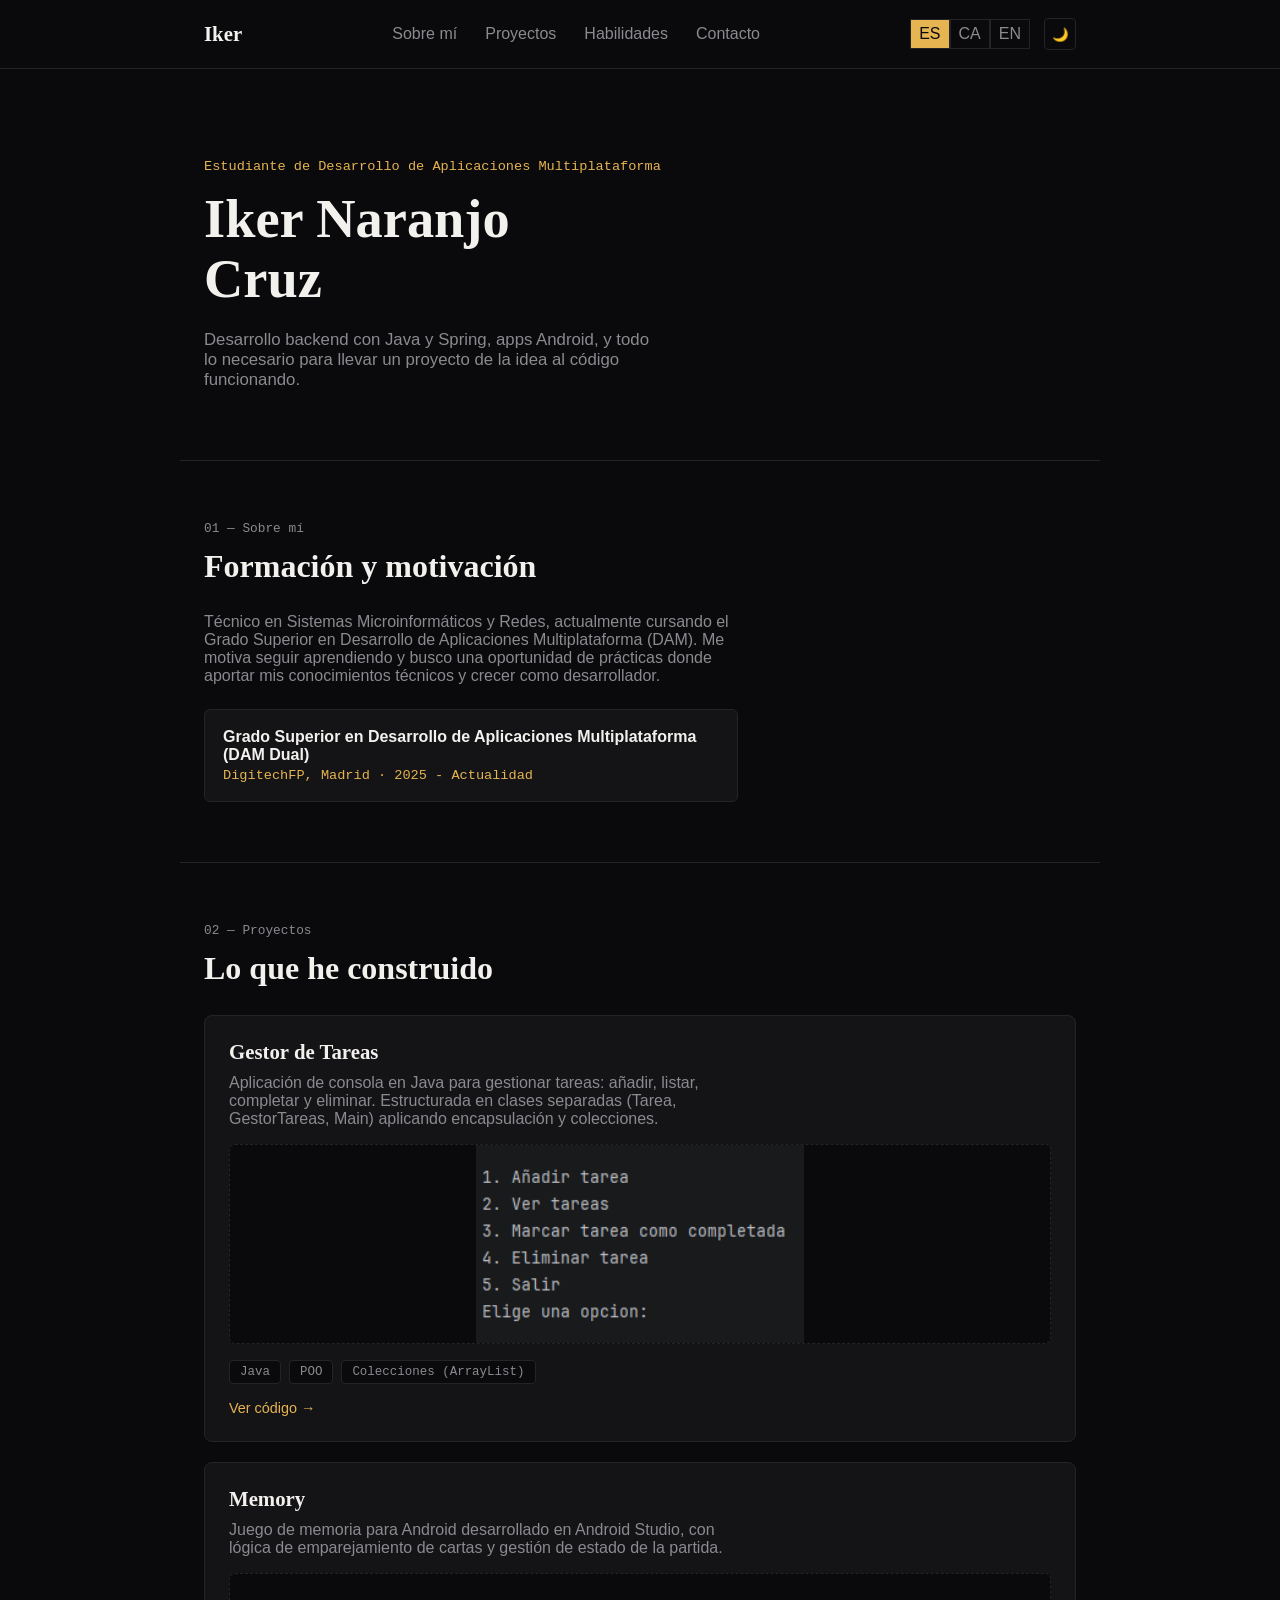
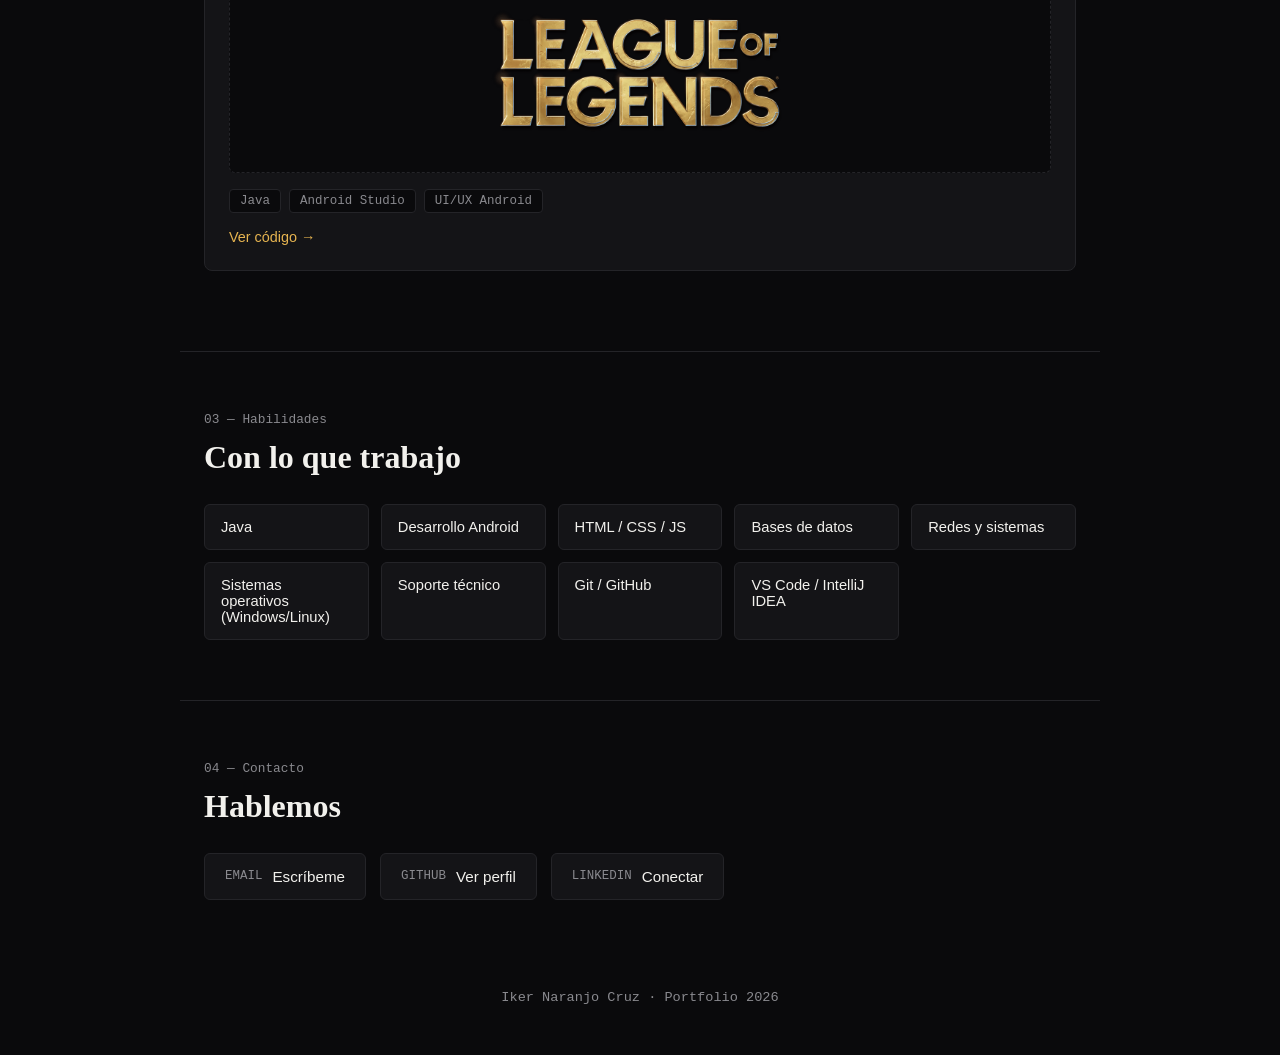
<file: index.html>
<!DOCTYPE html>
<html lang="es">
<head>
    <meta charset="UTF-8">
    <meta name="viewport" content="width=device-width, initial-scale=1.0">
    <title>Iker Naranjo Cruz</title>
    <link rel="stylesheet" href="stylesheet.css">
</head>
<body>

<nav>
  <div class="nav_contenido">
    <div class="logo">Iker</div>

    <div class="nav_enlaces">
      <a href="#sobre_mi">Sobre mí</a>
      <a href="#proyectos">Proyectos</a>
      <a href="#habilidades">Habilidades</a>
      <a href="#contacto">Contacto</a>
    </div>

    <div class="nav_controles">
      <div class="selector_idioma">
        <a href="index.html" class="activo">ES</a>
        <a href="cat.html">CA</a>
        <a href="en.html">EN</a>
      </div>
      <button class="boton_tema">🌙</button>
    </div>
  </div>
</nav>

<header class="hero">
    <p class="hero_etiqueta">Estudiante de Desarrollo de Aplicaciones Multiplataforma</p>
    <h1 class="hero_titulo">Iker Naranjo Cruz</h1>
    <p class="hero_texto">Desarrollo backend con Java y Spring, apps Android,
    y todo lo necesario para llevar un proyecto de la idea al código funcionando.</p>
</header>

<section id="sobre_mi">
<div class="etiqueta_seccion">01 — Sobre mí</div>
<h2 class="titulo_seccion">Formación y motivación</h2>
<p class="texto_sobre_mi">
  Técnico en Sistemas Microinformáticos y Redes, actualmente cursando el Grado Superior en Desarrollo de Aplicaciones Multiplataforma (DAM). Me motiva seguir aprendiendo y busco una oportunidad de prácticas donde aportar mis conocimientos técnicos y crecer como desarrollador.
</p>
<div class="bloque_estudios">
  <div class="grado">Grado Superior en Desarrollo de Aplicaciones Multiplataforma (DAM Dual)</div>
  <div class="centro">DigitechFP, Madrid · 2025 - Actualidad</div>
</div>
</section>

<section id="proyectos">
  <div class="etiqueta_seccion">02 — Proyectos</div>
  <h2 class="titulo_seccion">Lo que he construido</h2>

  <div class="tarjeta_proyecto">
    <div class="titulo_proyecto">Gestor de Tareas</div>
    <p class="texto_proyecto">Aplicación de consola en Java para gestionar tareas: añadir, listar, completar y eliminar. Estructurada en clases separadas (Tarea, GestorTareas, Main) aplicando encapsulación y colecciones.</p>
    <div class="miniatura_proyecto">
      <img src="capturas/gestor-tareas.png">
    </div>
    <div class="etiquetas">
      <span class="etiqueta">Java</span>
      <span class="etiqueta">POO</span>
      <span class="etiqueta">Colecciones (ArrayList)</span>
    </div>
    <a href="https://github.com/blablap-bopp/gestor-tareas-java" class="enlace_proyecto">Ver código →</a>
  </div>

  <div class="tarjeta_proyecto">
    <div class="titulo_proyecto">Memory</div>
    <p class="texto_proyecto">Juego de memoria para Android desarrollado en Android Studio, con lógica de emparejamiento de cartas y gestión de estado de la partida.</p>
    <div class="miniatura_proyecto">
      <img src="capturas/memoryy.png">
    </div>
    <div class="etiquetas">
      <span class="etiqueta">Java</span>
      <span class="etiqueta">Android Studio</span>
      <span class="etiqueta">UI/UX Android</span>
    </div>
    <a href="https://github.com/blablap-bopp/memory-android" class="enlace_proyecto">Ver código →</a>
  </div>
</section>

<section id="habilidades">
  <div class="etiqueta_seccion">03 — Habilidades</div>
  <h2 class="titulo_seccion">Con lo que trabajo</h2>

  <div class="rejilla_habilidades">
   <div class="habilidad">Java</div>
    <div class="habilidad">Desarrollo Android</div>
    <div class="habilidad">HTML / CSS / JS</div>
    <div class="habilidad">Bases de datos</div>
    <div class="habilidad">Redes y sistemas</div>
    <div class="habilidad">Sistemas operativos (Windows/Linux)</div>
    <div class="habilidad">Soporte técnico</div>
    <div class="habilidad">Git / GitHub</div>
    <div class="habilidad">VS Code / IntelliJ IDEA</div>
  </div>
</section>

<section id="contacto">
  <div class="etiqueta_seccion">04 — Contacto</div>
  <h2 class="titulo_seccion">Hablemos</h2>

  <div class="fila_contacto">
    <a class="item_contacto" href="mailto:ikernaranjocruz441@gmail.com">
      <span class="clave_contacto">EMAIL</span> Escríbeme
    </a>
    <a class="item_contacto" href="https://github.com/blablap-bopp" target="_blank">
      <span class="clave_contacto">GITHUB</span> Ver perfil
    </a>
    <a class="item_contacto" href="https://linkedin.com/in/iker-naranjo-cruz-4bb2742b8/" target="_blank">
      <span class="clave_contacto">LINKEDIN</span> Conectar
    </a>
  </div>
</section>

<footer>
  <p>Iker Naranjo Cruz · Portfolio 2026</p>
</footer>
<script src="js.js"></script>
</body>
</html>
</file>
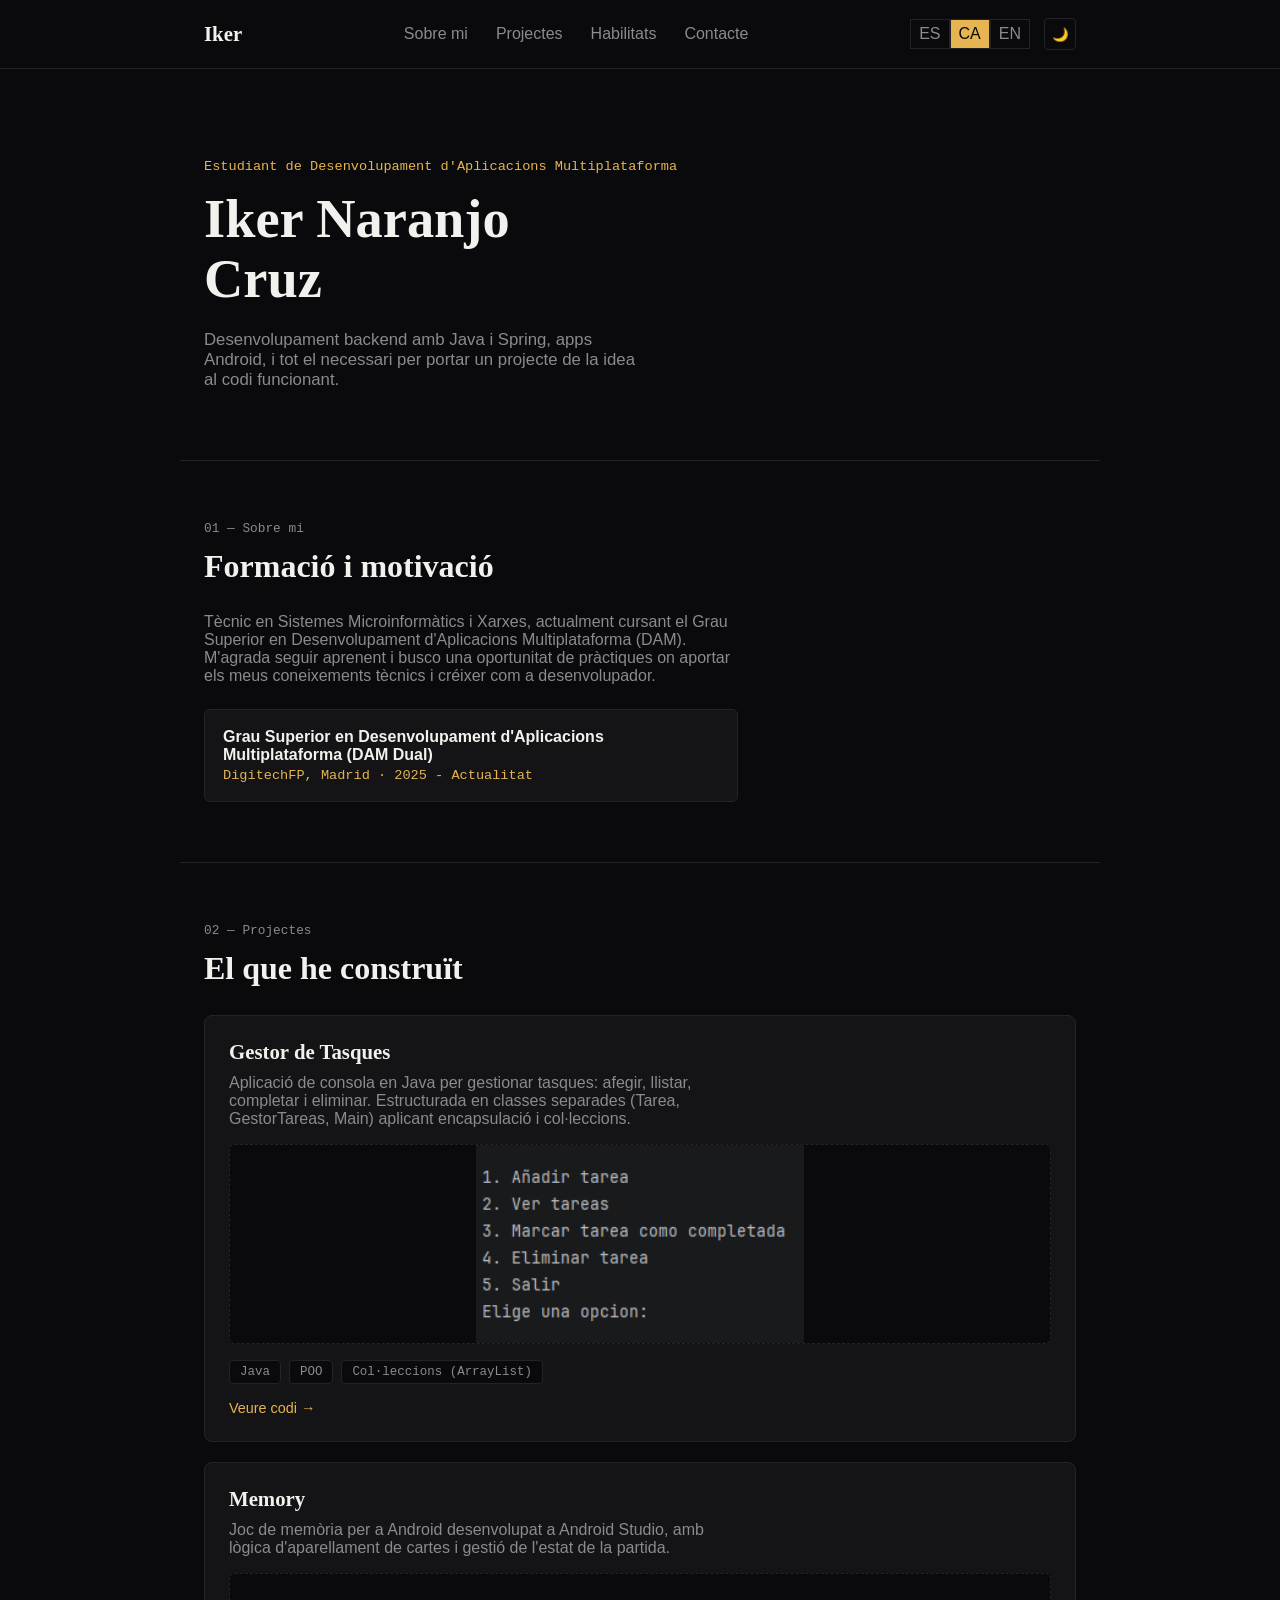
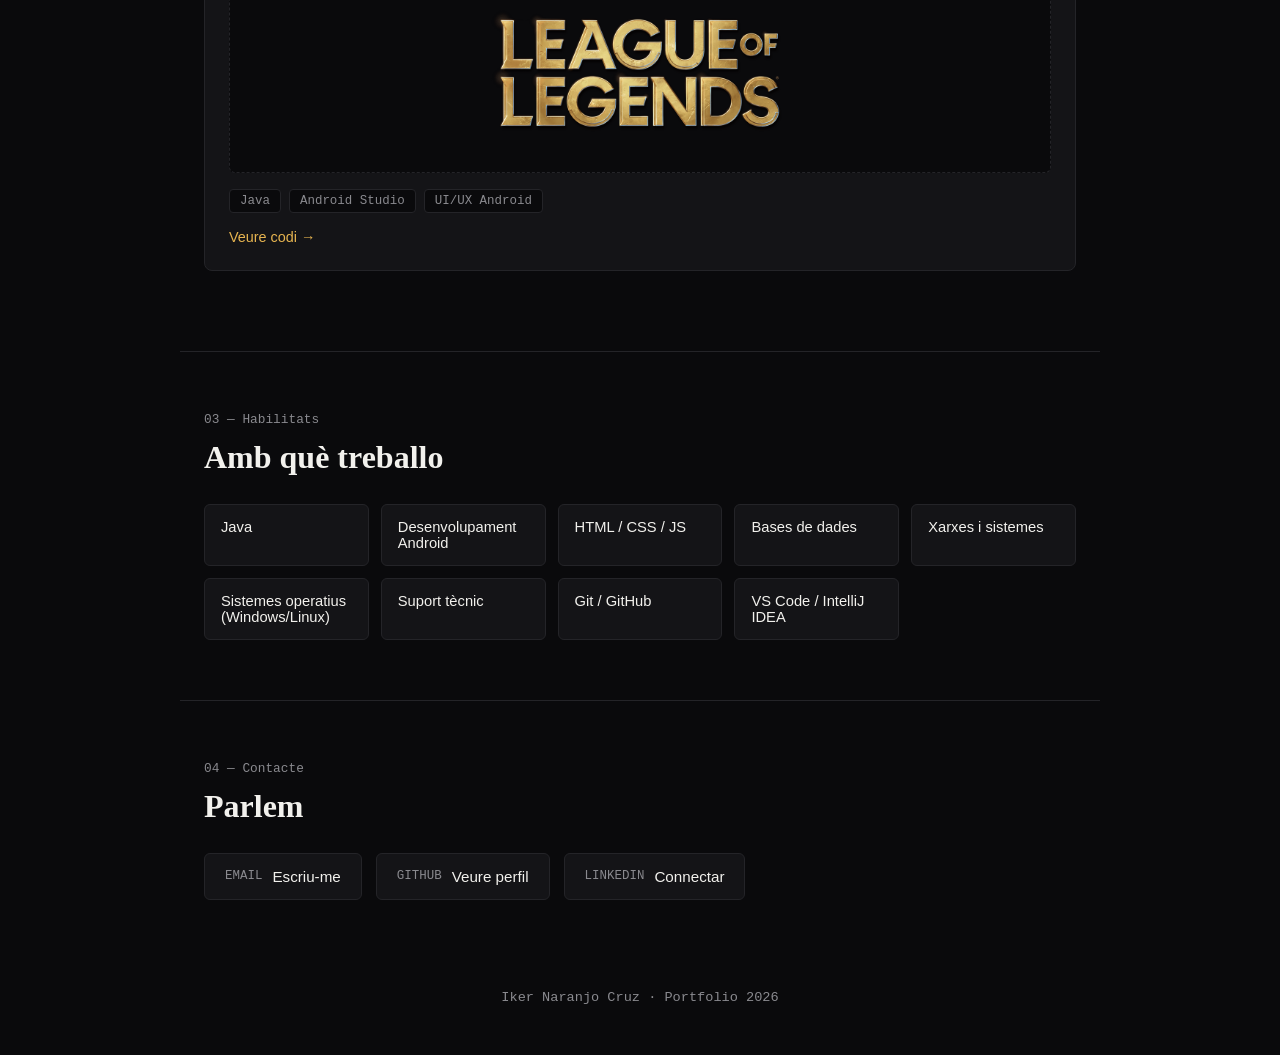
<file: cat.html>
<!DOCTYPE html>
<html lang="ca">
<head>
    <meta charset="UTF-8">
    <meta name="viewport" content="width=device-width, initial-scale=1.0">
    <title>Iker Naranjo Cruz</title>
    <link rel="stylesheet" href="stylesheet.css">
</head>
<body>

<nav>
  <div class="nav_contenido">
    <div class="logo">Iker</div>

    <div class="nav_enlaces">
      <a href="#sobre_mi">Sobre mi</a>
      <a href="#proyectos">Projectes</a>
      <a href="#habilidades">Habilitats</a>
      <a href="#contacto">Contacte</a>
    </div>

    <div class="nav_controles">
      <div class="selector_idioma">
        <a href="index.html">ES</a>
        <a href="cat.html" class="activo">CA</a>
        <a href="en.html">EN</a>
      </div>
      <button class="boton_tema">🌙</button>
    </div>
  </div>
</nav>

<header class="hero">
    <p class="hero_etiqueta">Estudiant de Desenvolupament d'Aplicacions Multiplataforma</p>
    <h1 class="hero_titulo">Iker Naranjo Cruz</h1>
    <p class="hero_texto">Desenvolupament backend amb Java i Spring, apps Android,
    i tot el necessari per portar un projecte de la idea al codi funcionant.</p>
</header>

<section id="sobre_mi">
<div class="etiqueta_seccion">01 — Sobre mi</div>
<h2 class="titulo_seccion">Formació i motivació</h2>
<p class="texto_sobre_mi">
  Tècnic en Sistemes Microinformàtics i Xarxes, actualment cursant el Grau Superior en Desenvolupament d'Aplicacions Multiplataforma (DAM). M'agrada seguir aprenent i busco una oportunitat de pràctiques on aportar els meus coneixements tècnics i créixer com a desenvolupador.
</p>
<div class="bloque_estudios">
  <div class="grado">Grau Superior en Desenvolupament d'Aplicacions Multiplataforma (DAM Dual)</div>
  <div class="centro">DigitechFP, Madrid · 2025 - Actualitat</div>
</div>
</section>

<section id="proyectos">
  <div class="etiqueta_seccion">02 — Projectes</div>
  <h2 class="titulo_seccion">El que he construït</h2>

  <div class="tarjeta_proyecto">
    <div class="titulo_proyecto">Gestor de Tasques</div>
    <p class="texto_proyecto">Aplicació de consola en Java per gestionar tasques: afegir, llistar, completar i eliminar. Estructurada en classes separades (Tarea, GestorTareas, Main) aplicant encapsulació i col·leccions.</p>
    <div class="miniatura_proyecto">
      <img src="capturas/gestor-tareas.png">
    </div>
    <div class="etiquetas">
      <span class="etiqueta">Java</span>
      <span class="etiqueta">POO</span>
      <span class="etiqueta">Col·leccions (ArrayList)</span>
    </div>
    <a href="https://github.com/blablap-bopp/gestor-tareas-java"" class="enlace_proyecto">Veure codi →</a>
  </div>

  <div class="tarjeta_proyecto">
    <div class="titulo_proyecto">Memory</div>
    <p class="texto_proyecto">Joc de memòria per a Android desenvolupat a Android Studio, amb lògica d'aparellament de cartes i gestió de l'estat de la partida.</p>
    <div class="miniatura_proyecto">
      <img src="capturas/memoryy.png">
    </div>
    <div class="etiquetas">
      <span class="etiqueta">Java</span>
      <span class="etiqueta">Android Studio</span>
      <span class="etiqueta">UI/UX Android</span>
    </div>
    <a href="https://github.com/blablap-bopp/memory-android" class="enlace_proyecto">Veure codi →</a>
  </div>
</section>

<section id="habilidades">
  <div class="etiqueta_seccion">03 — Habilitats</div>
  <h2 class="titulo_seccion">Amb què treballo</h2>

  <div class="rejilla_habilidades">
    <div class="habilidad">Java</div>
    <div class="habilidad">Desenvolupament Android</div>
    <div class="habilidad">HTML / CSS / JS</div>
    <div class="habilidad">Bases de dades</div>
    <div class="habilidad">Xarxes i sistemes</div>
    <div class="habilidad">Sistemes operatius (Windows/Linux)</div>
    <div class="habilidad">Suport tècnic</div>
    <div class="habilidad">Git / GitHub</div>
    <div class="habilidad">VS Code / IntelliJ IDEA</div>
  </div>
</section>

<section id="contacto">
  <div class="etiqueta_seccion">04 — Contacte</div>
  <h2 class="titulo_seccion">Parlem</h2>

  <div class="fila_contacto">
    <a class="item_contacto" href="mailto:ikernaranjocruz441@gmail.com">
      <span class="clave_contacto">EMAIL</span> Escriu-me
    </a>
    <a class="item_contacto" href="https://github.com/blablap-bopp" target="_blank">
      <span class="clave_contacto">GITHUB</span> Veure perfil
    </a>
    <a class="item_contacto" href="https://linkedin.com/in/iker-naranjo-cruz-4bb2742b8/" target="_blank">
      <span class="clave_contacto">LINKEDIN</span> Connectar
    </a>
  </div>
</section>

<footer>
  <p>Iker Naranjo Cruz · Portfolio 2026</p>
</footer>
<script src="js.js"></script>
</body>
</html>
</file>
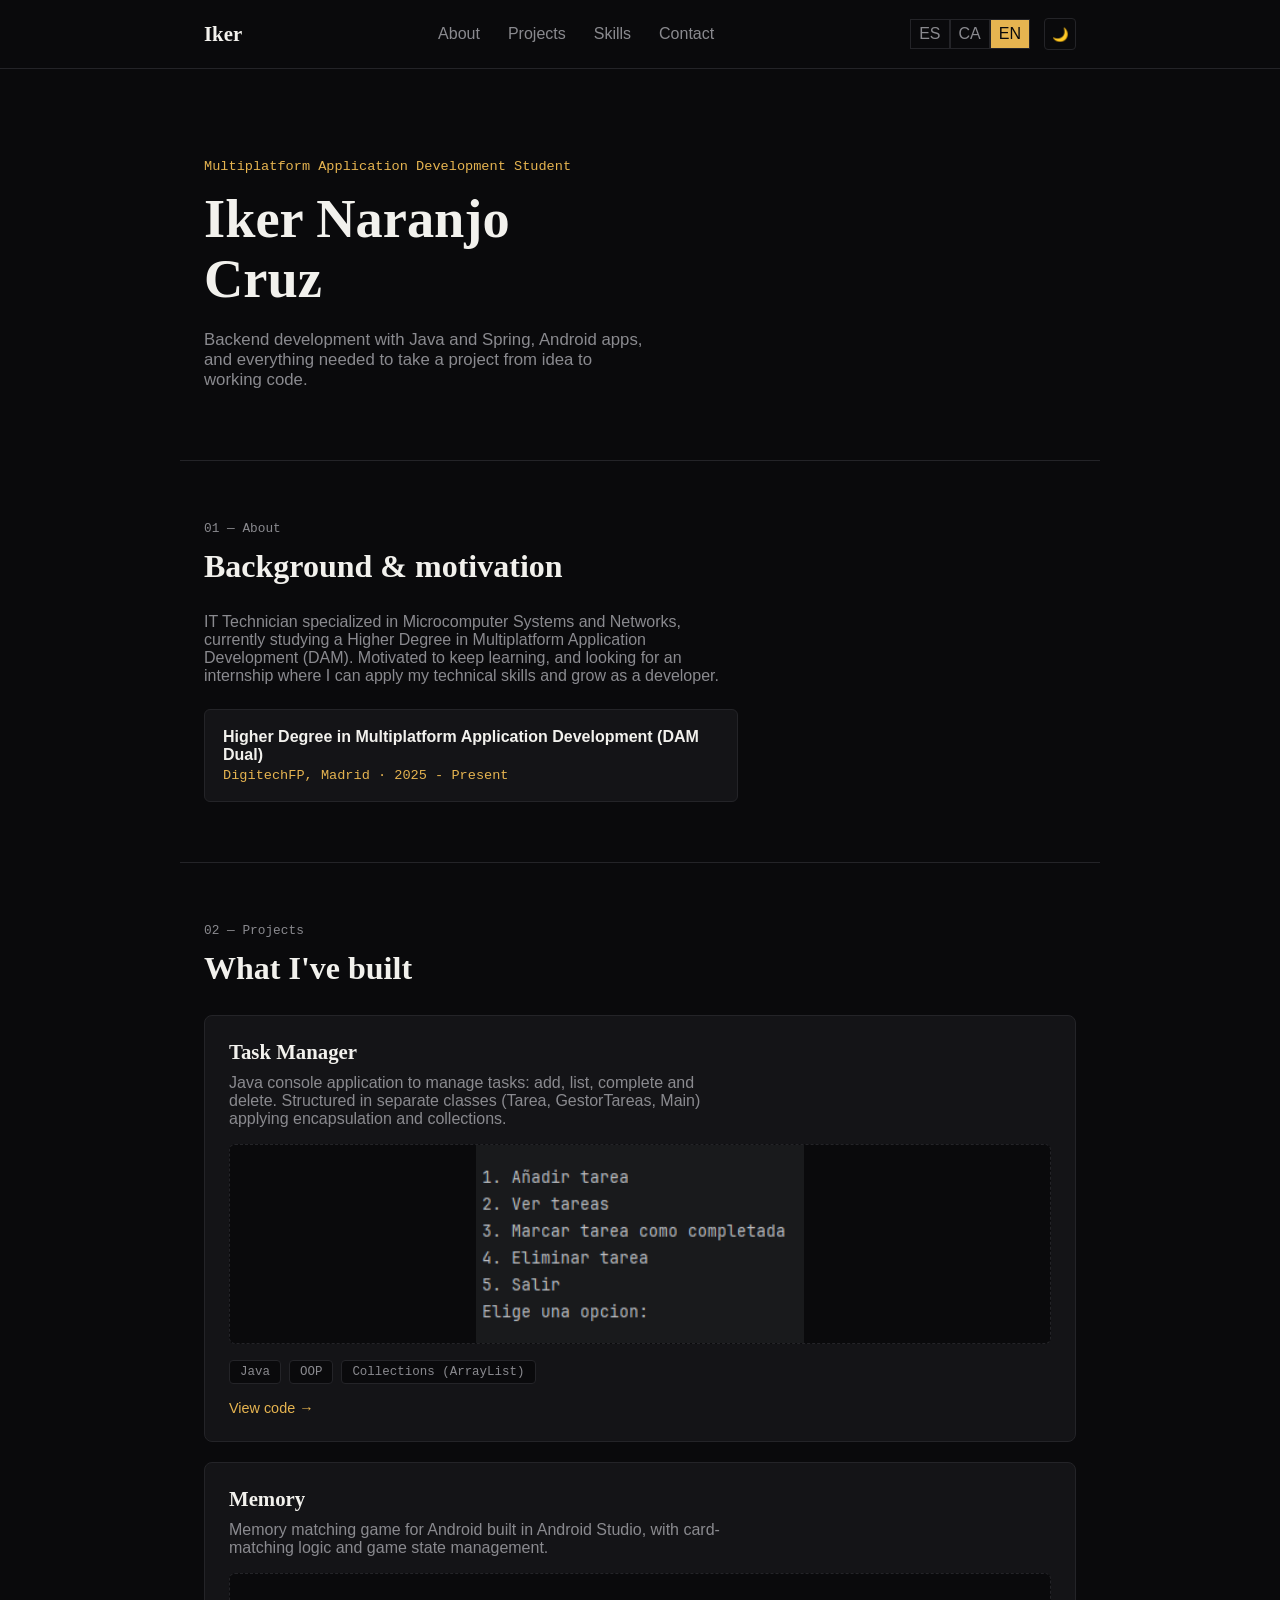
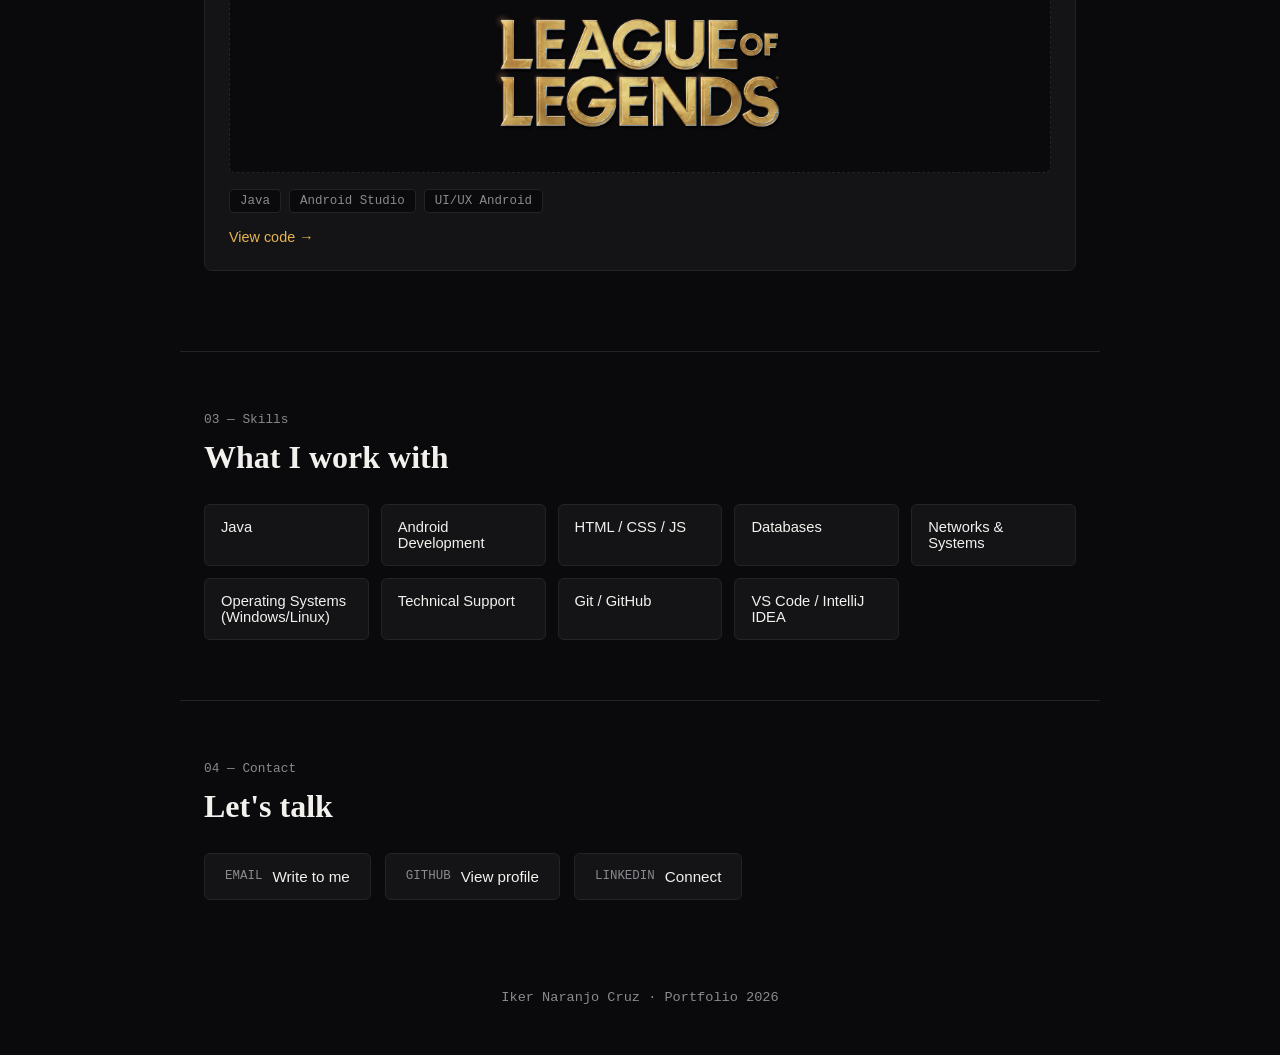
<file: en.html>
<!DOCTYPE html>
<html lang="en">
<head>
    <meta charset="UTF-8">
    <meta name="viewport" content="width=device-width, initial-scale=1.0">
    <title>Iker Naranjo Cruz</title>
    <link rel="stylesheet" href="stylesheet.css">
</head>
<body>

<nav>
  <div class="nav_contenido">
    <div class="logo">Iker</div>

    <div class="nav_enlaces">
      <a href="#sobre_mi">About</a>
      <a href="#proyectos">Projects</a>
      <a href="#habilidades">Skills</a>
      <a href="#contacto">Contact</a>
    </div>

    <div class="nav_controles">
      <div class="selector_idioma">
        <a href="index.html">ES</a>
        <a href="cat.html">CA</a>
        <a href="en.html" class="activo">EN</a>
      </div>
      <button class="boton_tema">🌙</button>
    </div>
  </div>
</nav>

<header class="hero">
    <p class="hero_etiqueta">Multiplatform Application Development Student</p>
    <h1 class="hero_titulo">Iker Naranjo Cruz</h1>
    <p class="hero_texto">Backend development with Java and Spring, Android apps,
    and everything needed to take a project from idea to working code.</p>
</header>

<section id="sobre_mi">
<div class="etiqueta_seccion">01 — About</div>
<h2 class="titulo_seccion">Background & motivation</h2>
<p class="texto_sobre_mi">
  IT Technician specialized in Microcomputer Systems and Networks, currently studying a Higher Degree in Multiplatform Application Development (DAM). Motivated to keep learning, and looking for an internship where I can apply my technical skills and grow as a developer.
</p>
<div class="bloque_estudios">
  <div class="grado">Higher Degree in Multiplatform Application Development (DAM Dual)</div>
  <div class="centro">DigitechFP, Madrid · 2025 - Present</div>
</div>
</section>

<section id="proyectos">
  <div class="etiqueta_seccion">02 — Projects</div>
  <h2 class="titulo_seccion">What I've built</h2>

  <div class="tarjeta_proyecto">
    <div class="titulo_proyecto">Task Manager</div>
    <p class="texto_proyecto">Java console application to manage tasks: add, list, complete and delete. Structured in separate classes (Tarea, GestorTareas, Main) applying encapsulation and collections.</p>
    <div class="miniatura_proyecto">
      <img src="capturas/gestor-tareas.png">
    </div>
    <div class="etiquetas">
      <span class="etiqueta">Java</span>
      <span class="etiqueta">OOP</span>
      <span class="etiqueta">Collections (ArrayList)</span>
    </div>
    <a href="https://github.com/blablap-bopp/gestor-tareas-java"" class="enlace_proyecto">View code →</a>
  </div>

  <div class="tarjeta_proyecto">
    <div class="titulo_proyecto">Memory</div>
    <p class="texto_proyecto">Memory matching game for Android built in Android Studio, with card-matching logic and game state management.</p>
    <div class="miniatura_proyecto">
      <img src="capturas/memoryy.png">
    </div>
    <div class="etiquetas">
      <span class="etiqueta">Java</span>
      <span class="etiqueta">Android Studio</span>
      <span class="etiqueta">UI/UX Android</span>
    </div>
    <a href="https://github.com/blablap-bopp/memory-android" class="enlace_proyecto">View code →</a>
  </div>
</section>

<section id="habilidades">
  <div class="etiqueta_seccion">03 — Skills</div>
  <h2 class="titulo_seccion">What I work with</h2>

  <div class="rejilla_habilidades">
    <div class="habilidad">Java</div>
    <div class="habilidad">Android Development</div>
    <div class="habilidad">HTML / CSS / JS</div>
    <div class="habilidad">Databases</div>
    <div class="habilidad">Networks & Systems</div>
    <div class="habilidad">Operating Systems (Windows/Linux)</div>
    <div class="habilidad">Technical Support</div>
    <div class="habilidad">Git / GitHub</div>
    <div class="habilidad">VS Code / IntelliJ IDEA</div>
  </div>
</section>

<section id="contacto">
  <div class="etiqueta_seccion">04 — Contact</div>
  <h2 class="titulo_seccion">Let's talk</h2>

  <div class="fila_contacto">
    <a class="item_contacto" href="mailto:ikernaranjocruz441@gmail.com">
      <span class="clave_contacto">EMAIL</span> Write to me
    </a>
    <a class="item_contacto" href="https://github.com/blablap-bopp" target="_blank">
      <span class="clave_contacto">GITHUB</span> View profile
    </a>
    <a class="item_contacto" href="https://linkedin.com/in/iker-naranjo-cruz-4bb2742b8/" target="_blank">
      <span class="clave_contacto">LINKEDIN</span> Connect
    </a>
  </div>
</section>

<footer>
  <p>Iker Naranjo Cruz · Portfolio 2026</p>
</footer>
<script src="js.js"></script>
</body>
</html>
</file>
<file: stylesheet.css>
* {
    margin: 0px;
    padding: 0px;
    box-sizing: border-box;
}
:root {
  --fondo: #0A0A0C;
  --superficie: #141417;
  --texto: #F2F1ED;
  --texto-secundario: #8A8A8F;
  --acento: #E6B450;
  --borde: #242428;

  --font-display: 'Fraunces', Georgia, serif;
  --font-body: 'Inter', -apple-system, sans-serif;
  --font-mono: 'IBM Plex Mono', 'Courier New', monospace;
}
:root[data-tema="claro"] {
  --fondo: #F5F4F0;
  --superficie: #EAE8E2;
  --texto: #161512;
  --texto-secundario: #5C5A54;
  --acento: #A66C1B;
  --borde: #D9D6CD;
}

body {
  background: var(--fondo);
  color: var(--texto);
  font-family: var(--font-body);
}

nav {
    background: var(--fondo);
    border-bottom: 1px solid var(--borde);
    position: sticky; top: 0;
    z-index: 50;
}

.nav_contenido {
    display: flex;
    align-items: center;
    justify-content: space-between;
    max-width: 920px; margin: 0px auto;
    padding: 18px 24px;
}

.logo{
    font-family: var(--font-display);
    font-size: 1.3rem; font-weight: 600;
}
.nav_enlaces {
    display: flex; gap: 28px;
}

.nav_enlaces a {
   color: var(--texto-secundario); text-decoration: none; transition: color 0.2s;
}

.nav_enlaces a:hover {
   color: var(--texto);
}
.nav_controles {
    display: flex; align-items: center; gap: 14px;
}
.selector_idioma {
    display: flex;
}
.selector_idioma a {
    background: none;
    border: 1px solid var(--borde);
    color: var(--texto-secundario);
    padding: 5px 8px;
    cursor: pointer;
    text-decoration: none;
}
.selector_idioma a.activo{
    background: var(--acento); color: var(--fondo);
}
.boton_tema{
    background: none;
    border: 1px solid var(--borde);
    border-radius: 4px;
    width: 32px;
    height: 32px;
    cursor: pointer;
}
.hero {
  padding: 90px 24px 70px;
  max-width: 920px;
  margin: 0 auto;
}

.hero_etiqueta {
  font-family: var(--font-mono);
  color: var(--acento);
  font-size: 0.85rem;
  margin-bottom: 16px;
}

.hero_titulo {
  font-family: var(--font-display);
  font-size: clamp(2.2rem, 5vw, 3.4rem);
  line-height: 1.1;
  max-width: 16ch;
}

.hero_texto {
  color: var(--texto-secundario);
  max-width: 48ch;
  margin-top: 20px;
  font-size: 1.05rem;
}
section {
  padding: 60px 24px;
  max-width: 920px;
  margin: 0 auto;
  border-top: 1px solid var(--borde);
}

.etiqueta_seccion {
  font-family: var(--font-mono);
  color: var(--texto-secundario);
  font-size: 0.8rem;
  margin-bottom: 12px;
}

.titulo_seccion {
  font-family: var(--font-display);
  font-size: clamp(1.5rem, 3vw, 2rem);
  margin-bottom: 28px;
}

.texto_sobre_mi {
  color: var(--texto-secundario);
  max-width: 60ch;
}

.bloque_estudios {
  margin-top: 24px;
  padding: 18px;
  background: var(--superficie);
  border: 1px solid var(--borde);
  border-radius: 6px;
  max-width: 60ch;
}

.grado {
  font-weight: 600;
}

.centro {
  font-family: var(--font-mono);
  font-size: 0.85rem;
  color: var(--acento);
  margin-top: 4px;
}
.tarjeta_proyecto {
  background: var(--superficie);
  border: 1px solid var(--borde);
  border-radius: 8px;
  padding: 24px;
  margin-bottom: 20px;
}

.titulo_proyecto {
  font-family: var(--font-display);
  font-size: 1.3rem;
  font-weight: 600;
}

.texto_proyecto {
  color: var(--texto-secundario);
  margin-top: 10px;
  max-width: 58ch;
}

.miniatura_proyecto {
  margin-top: 16px;
  height: 200px;
  background: var(--fondo);
  border: 1px dashed var(--borde);
  border-radius: 6px;
  display: flex;
  align-items: center;
  justify-content: center;
  font-family: var(--font-mono);
  font-size: 0.85rem;
  color: var(--texto-secundario);
  overflow: hidden;
  position: relative;
}

.miniatura_proyecto img {
  width: 100%;
  height: 100%;
  object-fit: contain;
  border-radius: 6px;
}

.etiquetas {
  display: flex;
  flex-wrap: wrap;
  gap: 8px;
  margin-top: 16px;
}

.etiqueta {
  font-family: var(--font-mono);
  font-size: 0.78rem;
  padding: 4px 10px;
  background: var(--fondo);
  border: 1px solid var(--borde);
  border-radius: 4px;
  color: var(--texto-secundario);
}

.enlace_proyecto {
  display: inline-block;
  margin-top: 16px;
  color: var(--acento);
  text-decoration: none;
  font-size: 0.9rem;
}
.rejilla_habilidades {
  display: grid;
  grid-template-columns: repeat(auto-fill, minmax(150px, 1fr));
  gap: 12px;
}

.habilidad {
  padding: 14px 16px;
  background: var(--superficie);
  border: 1px solid var(--borde);
  border-radius: 6px;
  font-size: 0.92rem;
   transition: border-color 0.2s;
}

.habilidad:hover {
  border-color: var(--acento);
}
.fila_contacto {
  display: flex;
  flex-wrap: wrap;
  gap: 14px;
  margin-top: 8px;
}

.item_contacto {
  display: flex;
  align-items: center;
  gap: 10px;
  padding: 14px 20px;
  background: var(--superficie);
  border: 1px solid var(--borde);
  border-radius: 6px;
  color: var(--texto);
  text-decoration: none;
  font-size: 0.95rem;
  transition: border-color 0.2s;
}

.item_contacto:hover {
  border-color: var(--acento);
}

.clave_contacto {
  font-family: var(--font-mono);
  font-size: 0.78rem;
  color: var(--texto-secundario);
}
footer {
  padding: 30px 24px 50px;
  text-align: center;
  color: var(--texto-secundario);
  font-family: var(--font-mono);
  font-size: 0.85rem;
}
@media (max-width: 640px) {
  .nav_enlaces {
    display: none;
  }

  .hero {
    padding: 60px 24px 50px;
  }

  section {
    padding: 40px 24px;
  }

  .fila_contacto {
    flex-direction: column;
  }
}
</file>
